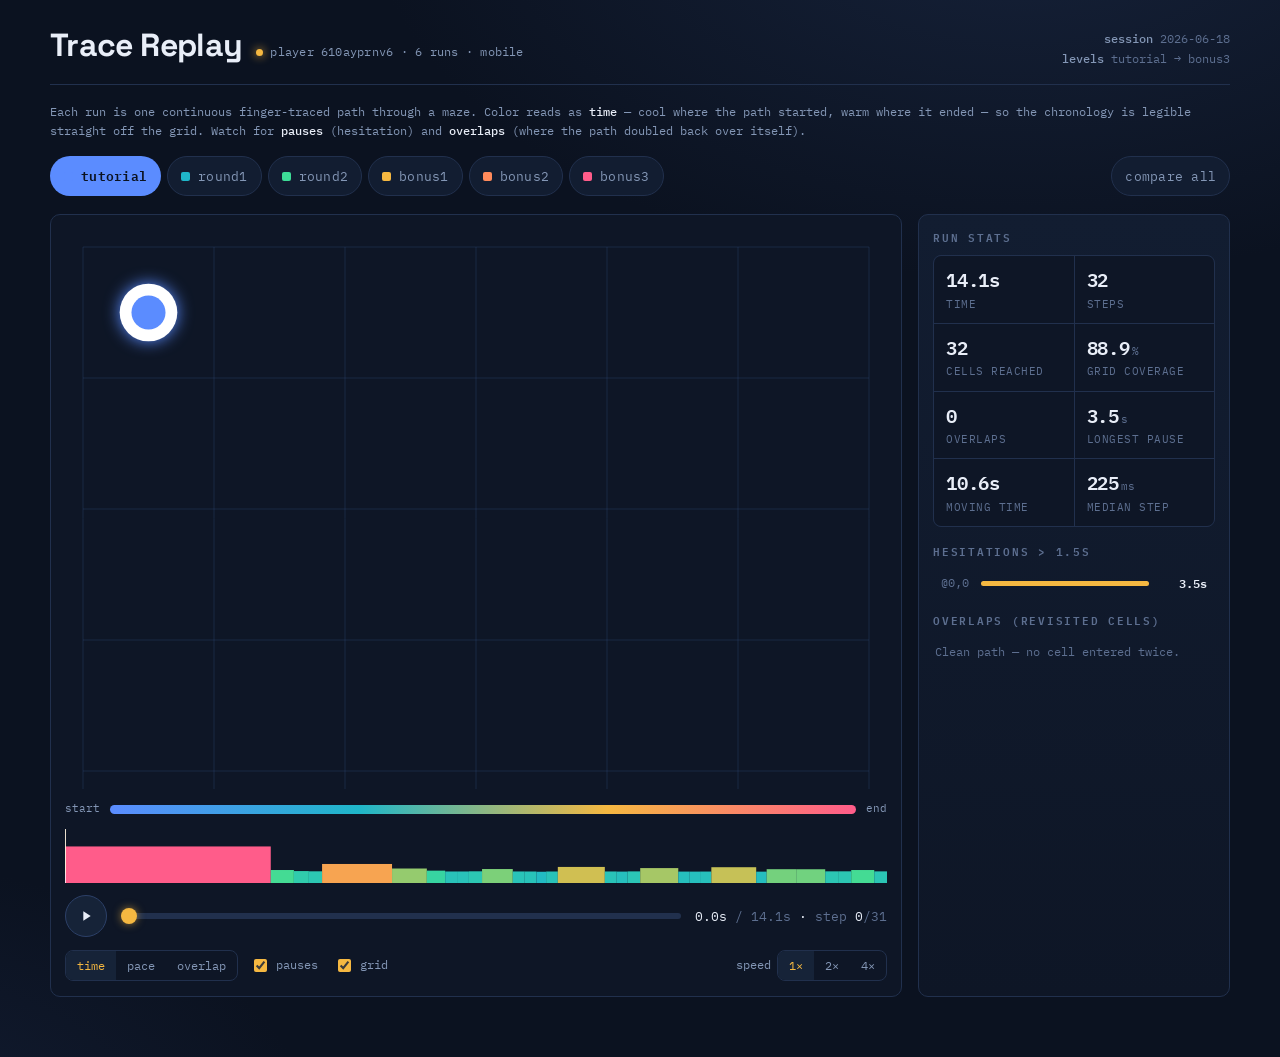
<file: analysis/experiment/trace_explorer.html>
<!DOCTYPE html>
<html lang="en">
<head>
<meta charset="utf-8"/>
<meta name="viewport" content="width=device-width, initial-scale=1"/>
<title>Trace Replay</title>
<link rel="preconnect" href="https://fonts.googleapis.com">
<link rel="preconnect" href="https://fonts.gstatic.com" crossorigin>
<link href="https://fonts.googleapis.com/css2?family=Space+Grotesk:wght@400;500;600;700&family=IBM+Plex+Mono:wght@400;500;600&display=swap" rel="stylesheet">
<style>
:root{
  --ink:#0b1220; --ink2:#0e1626; --panel:#121d31; --panel2:#162338;
  --line:#21304d; --line2:#2c4068;
  --text:#e9eef8; --muted:#8497b6; --faint:#5d6f90;
  --amber:#f5b841; --hot:#ff5c8a; --cool:#5b8cff;
  --c0:#5b8cff; --c1:#1fb6c9; --c2:#3ddc97; --c3:#f5b841; --c4:#ff8a5b; --c5:#ff5c8a;
  --mono:'IBM Plex Mono',ui-monospace,SFMono-Regular,Menlo,monospace;
  --disp:'Space Grotesk',system-ui,-apple-system,Segoe UI,sans-serif;
  --r:10px;
}
*{box-sizing:border-box}
html,body{margin:0}
body{
  background:
    radial-gradient(1200px 700px at 80% -10%, #16223a 0%, transparent 55%),
    radial-gradient(900px 600px at -10% 110%, #131d33 0%, transparent 50%),
    var(--ink);
  color:var(--text); font-family:var(--disp);
  -webkit-font-smoothing:antialiased; line-height:1.45;
  padding:22px clamp(14px,3vw,34px) 60px;
}
.wrap{max-width:1180px;margin:0 auto}
header.top{display:flex;align-items:flex-end;justify-content:space-between;gap:18px;flex-wrap:wrap;
  border-bottom:1px solid var(--line);padding-bottom:16px;margin-bottom:18px}
.brand{display:flex;align-items:baseline;gap:14px;flex-wrap:wrap}
.brand h1{font-size:clamp(22px,3.4vw,32px);font-weight:700;letter-spacing:-.02em;margin:0}
.brand .sub{font-family:var(--mono);font-size:12px;color:var(--muted);letter-spacing:.02em}
.dot{display:inline-block;width:7px;height:7px;border-radius:50%;background:var(--amber);
  box-shadow:0 0 10px var(--amber);margin-right:7px;vertical-align:middle}
.meta{font-family:var(--mono);font-size:11.5px;color:var(--faint);text-align:right;line-height:1.7}
.meta b{color:var(--muted);font-weight:500}

/* run selector */
.tabs{display:flex;gap:6px;flex-wrap:wrap;margin-bottom:18px}
.tab{font-family:var(--mono);font-size:12.5px;letter-spacing:.02em;color:var(--muted);
  background:var(--panel);border:1px solid var(--line);padding:8px 13px;border-radius:999px;
  cursor:pointer;transition:.15s;display:flex;align-items:center;gap:8px}
.tab:hover{border-color:var(--line2);color:var(--text)}
.tab .sw{width:9px;height:9px;border-radius:2px}
.tab.active{color:var(--ink);font-weight:600;border-color:transparent}
.tab.sep{margin-left:auto}
.tab.cmp.active{background:var(--text);color:var(--ink)}

/* layout */
.stage{display:grid;grid-template-columns:1fr 312px;gap:16px}
@media(max-width:840px){.stage{grid-template-columns:1fr}}
.card{background:linear-gradient(180deg,var(--panel),var(--ink2));border:1px solid var(--line);
  border-radius:var(--r);padding:14px}
.card h3{margin:0 0 10px;font-size:11px;font-weight:600;letter-spacing:.16em;text-transform:uppercase;
  color:var(--faint);font-family:var(--mono)}

/* canvas + transport */
.canvas-wrap{position:relative;background:var(--ink2);border:1px solid var(--line);border-radius:var(--r);
  padding:14px}
#grid{width:100%;display:block;border-radius:6px;touch-action:none}
.legend{display:flex;align-items:center;gap:10px;margin-top:12px;font-family:var(--mono);
  font-size:11px;color:var(--muted);flex-wrap:wrap}
.ramp{height:9px;flex:1;min-width:120px;border-radius:5px;
  background:linear-gradient(90deg,var(--c0),var(--c1),var(--c3),var(--c5))}
.ramp.speed{background:linear-gradient(90deg,#1fb6c9,#3ddc97,#f5b841,#ff5c8a)}

#pace{width:100%;height:54px;display:block;margin-top:12px;cursor:pointer;touch-action:none}

.transport{display:flex;align-items:center;gap:12px;margin-top:12px}
.play{width:42px;height:42px;flex:0 0 42px;border-radius:50%;border:1px solid var(--line2);
  background:var(--panel2);color:var(--text);cursor:pointer;display:grid;place-items:center;transition:.15s}
.play:hover{border-color:var(--amber);color:var(--amber)}
.play svg{width:16px;height:16px}
#scrub{flex:1;-webkit-appearance:none;appearance:none;height:6px;border-radius:4px;
  background:var(--line);outline:none;cursor:pointer}
#scrub::-webkit-slider-thumb{-webkit-appearance:none;width:16px;height:16px;border-radius:50%;
  background:var(--amber);box-shadow:0 0 8px rgba(245,184,65,.6);cursor:pointer}
#scrub::-moz-range-thumb{width:16px;height:16px;border:none;border-radius:50%;background:var(--amber);cursor:pointer}
.readout{font-family:var(--mono);font-size:12.5px;color:var(--text);min-width:118px;text-align:right;
  white-space:nowrap}
.readout .s{color:var(--faint)}

.controls{display:flex;gap:8px;flex-wrap:wrap;margin-top:12px;align-items:center}
.seg{display:flex;background:var(--ink2);border:1px solid var(--line);border-radius:8px;overflow:hidden}
.seg button{font-family:var(--mono);font-size:11.5px;color:var(--muted);background:none;border:none;
  padding:7px 11px;cursor:pointer;transition:.12s}
.seg button:hover{color:var(--text)}
.seg button.on{background:var(--panel2);color:var(--amber)}
.chk{font-family:var(--mono);font-size:11.5px;color:var(--muted);display:inline-flex;align-items:center;
  gap:6px;cursor:pointer;user-select:none;padding:7px 4px}
.chk input{accent-color:var(--amber);cursor:pointer}
.spd{margin-left:auto;font-family:var(--mono);font-size:11.5px;color:var(--muted);display:flex;align-items:center;gap:6px}

/* stats */
.stat-grid{display:grid;grid-template-columns:1fr 1fr;gap:1px;background:var(--line);
  border:1px solid var(--line);border-radius:8px;overflow:hidden}
.stat{background:var(--ink2);padding:11px 12px}
.stat .v{font-family:var(--mono);font-size:19px;font-weight:600;color:var(--text);letter-spacing:-.01em}
.stat .v .u{font-size:11px;color:var(--faint);font-weight:400;margin-left:2px}
.stat .k{font-size:10.5px;color:var(--faint);font-family:var(--mono);letter-spacing:.05em;margin-top:2px;
  text-transform:uppercase}
.stat.hot .v{color:var(--hot)}

.list{margin-top:14px}
.list .row{display:flex;align-items:center;justify-content:space-between;gap:8px;font-family:var(--mono);
  font-size:11.5px;padding:6px 8px;border-radius:6px;color:var(--muted);cursor:pointer;transition:.12s}
.list .row:hover{background:var(--panel2);color:var(--text)}
.list .row .loc{color:var(--faint)}
.list .row .bar{flex:1;height:5px;border-radius:3px;background:var(--line);position:relative;margin:0 4px}
.list .row .bar i{position:absolute;left:0;top:0;bottom:0;border-radius:3px;background:var(--amber)}
.list .row b{color:var(--text);font-weight:600;min-width:46px;text-align:right}
.empty{font-family:var(--mono);font-size:11.5px;color:var(--faint);padding:6px 2px}

/* compare */
#compareView{display:none}
#cmp{width:100%;display:block}
.cmp-legend{display:flex;flex-wrap:wrap;gap:8px;margin-top:12px}
.cmp-legend .li{font-family:var(--mono);font-size:11.5px;display:flex;align-items:center;gap:7px;
  padding:5px 10px;border:1px solid var(--line);border-radius:999px;cursor:pointer;color:var(--muted);transition:.12s}
.cmp-legend .li:hover{border-color:var(--line2)}
.cmp-legend .li .sw{width:18px;height:3px;border-radius:2px}
.cmp-legend .li.off{opacity:.38}
.cmp-table{width:100%;border-collapse:collapse;margin-top:16px;font-family:var(--mono);font-size:12px}
.cmp-table th{text-align:right;color:var(--faint);font-weight:500;font-size:10.5px;letter-spacing:.06em;
  text-transform:uppercase;padding:8px 10px;border-bottom:1px solid var(--line)}
.cmp-table th:first-child{text-align:left}
.cmp-table td{text-align:right;padding:9px 10px;border-bottom:1px solid var(--line);color:var(--muted)}
.cmp-table td:first-child{text-align:left;color:var(--text)}
.cmp-table td .sw{display:inline-block;width:9px;height:9px;border-radius:2px;margin-right:8px;vertical-align:middle}
.cmp-table tr:hover td{background:var(--panel2)}
.hint{font-family:var(--mono);font-size:11px;color:var(--faint);margin-top:10px}
.note{font-family:var(--mono);font-size:11.5px;color:var(--muted);margin:2px 0 16px;line-height:1.6}
.note b{color:var(--text);font-weight:500}
</style>
</head>
<body>
<div class="wrap">
  <header class="top">
    <div class="brand">
      <h1>Trace Replay</h1>
      <span class="sub" id="brandSub"></span>
    </div>
    <div class="meta" id="meta"></div>
  </header>

  <p class="note">Each run is one continuous finger-traced path through a maze. Color reads as <b>time</b> — cool where the path started, warm where it ended — so the chronology is legible straight off the grid. Watch for <b>pauses</b> (hesitation) and <b>overlaps</b> (where the path doubled back over itself).</p>

  <div class="tabs" id="tabs"></div>

  <!-- REPLAY VIEW -->
  <div class="stage" id="replayView">
    <div>
      <div class="canvas-wrap">
        <canvas id="grid"></canvas>
        <div class="legend">
          <span id="rampLabel">start</span>
          <span class="ramp" id="ramp"></span>
          <span>end</span>
        </div>
        <canvas id="pace"></canvas>
        <div class="transport">
          <button class="play" id="play" aria-label="Play"></button>
          <input type="range" id="scrub" min="0" max="1000" value="0"/>
          <span class="readout" id="readout"></span>
        </div>
        <div class="controls">
          <div class="seg" id="modeSeg">
            <button data-m="time" class="on">time</button>
            <button data-m="speed">pace</button>
            <button data-m="overlap">overlap</button>
          </div>
          <label class="chk"><input type="checkbox" id="cbPause" checked/> pauses</label>
          <label class="chk"><input type="checkbox" id="cbGrid" checked/> grid</label>
          <span class="spd">speed
            <div class="seg" id="spdSeg">
              <button data-s="1" class="on">1×</button>
              <button data-s="2">2×</button>
              <button data-s="4">4×</button>
            </div>
          </span>
        </div>
      </div>
    </div>

    <div class="card" id="statsCard">
      <h3>Run stats</h3>
      <div class="stat-grid" id="statGrid"></div>
      <div class="list" id="pauseList"></div>
      <div class="list" id="overlapList"></div>
    </div>
  </div>

  <!-- COMPARE VIEW -->
  <div id="compareView">
    <div class="card">
      <h3>Progress over time — all runs</h3>
      <canvas id="cmp"></canvas>
      <div class="cmp-legend" id="cmpLegend"></div>
      <p class="hint">Each line shows steps completed against elapsed time. Flat stretches are pauses; steeper slopes are faster stretches. Rings mark hesitations over 1.5&nbsp;s. Click a label to toggle a run. Hover for a readout.</p>
      <table class="cmp-table" id="cmpTable"></table>
    </div>
  </div>
</div>

<script>
const DATA = {"player":"610ayprnv6","runs":[{"level":"tutorial","id":"1206","platform":"mobile","created_at":"2026-06-18 16:48:19.619183+00","W":6,"H":6,"pts":[{"x":0,"y":0,"t":0},{"x":1,"y":0,"t":3541},{"x":2,"y":0,"t":3939},{"x":3,"y":0,"t":4197},{"x":4,"y":0,"t":4424},{"x":5,"y":0,"t":5628},{"x":5,"y":1,"t":6227},{"x":5,"y":2,"t":6543},{"x":5,"y":3,"t":6747},{"x":5,"y":4,"t":6951},{"x":5,"y":5,"t":7177},{"x":4,"y":5,"t":7706},{"x":3,"y":5,"t":7912},{"x":2,"y":5,"t":8113},{"x":1,"y":5,"t":8280},{"x":0,"y":5,"t":8481},{"x":0,"y":4,"t":9290},{"x":0,"y":3,"t":9495},{"x":0,"y":2,"t":9683},{"x":0,"y":1,"t":9899},{"x":1,"y":1,"t":10554},{"x":2,"y":1,"t":10743},{"x":3,"y":1,"t":10929},{"x":4,"y":1,"t":11123},{"x":4,"y":2,"t":11895},{"x":4,"y":3,"t":12075},{"x":4,"y":4,"t":12583},{"x":3,"y":4,"t":13083},{"x":2,"y":4,"t":13305},{"x":1,"y":4,"t":13530},{"x":1,"y":3,"t":13927},{"x":1,"y":2,"t":14146}],"totalMs":14146,"steps":32,"unique":32,"revisits":0,"revisitedCells":[],"coverage":88.9,"longestPause":3541,"pauses":[{"step":1,"dt":3541,"x":0,"y":0,"t":0}],"movingMs":10605,"medianStep":225,"start":{"x":0,"y":0},"end":{"x":1,"y":2},"visitCount":{"0,0":1,"1,0":1,"2,0":1,"3,0":1,"4,0":1,"5,0":1,"5,1":1,"5,2":1,"5,3":1,"5,4":1,"5,5":1,"4,5":1,"3,5":1,"2,5":1,"1,5":1,"0,5":1,"0,4":1,"0,3":1,"0,2":1,"0,1":1,"1,1":1,"2,1":1,"3,1":1,"4,1":1,"4,2":1,"4,3":1,"4,4":1,"3,4":1,"2,4":1,"1,4":1,"1,3":1,"1,2":1}},{"level":"round1","id":"1220","platform":"mobile","created_at":"2026-06-18 16:49:08.12173+00","W":6,"H":6,"pts":[{"x":0,"y":0,"t":0},{"x":0,"y":1,"t":9063},{"x":1,"y":1,"t":9512},{"x":1,"y":0,"t":10046},{"x":2,"y":0,"t":28289},{"x":3,"y":0,"t":28532},{"x":4,"y":0,"t":28727},{"x":4,"y":1,"t":29324},{"x":4,"y":2,"t":31528},{"x":5,"y":2,"t":31994},{"x":5,"y":3,"t":32727},{"x":4,"y":3,"t":33166},{"x":4,"y":4,"t":33718},{"x":4,"y":5,"t":35284},{"x":3,"y":5,"t":37126},{"x":3,"y":4,"t":38465},{"x":2,"y":4,"t":38992},{"x":2,"y":5,"t":39383},{"x":1,"y":5,"t":39827},{"x":1,"y":4,"t":40551},{"x":1,"y":3,"t":40946},{"x":2,"y":3,"t":41858},{"x":2,"y":2,"t":43299},{"x":3,"y":2,"t":43711},{"x":2,"y":2,"t":44131},{"x":2,"y":1,"t":44350}],"totalMs":44350,"steps":26,"unique":25,"revisits":1,"revisitedCells":[{"x":2,"y":2,"n":2}],"coverage":69.4,"longestPause":18243,"pauses":[{"step":4,"dt":18243,"x":1,"y":0,"t":10046},{"step":1,"dt":9063,"x":0,"y":0,"t":0},{"step":8,"dt":2204,"x":4,"y":1,"t":29324},{"step":14,"dt":1842,"x":4,"y":5,"t":35284},{"step":13,"dt":1566,"x":4,"y":4,"t":33718}],"movingMs":11432,"medianStep":534,"start":{"x":0,"y":0},"end":{"x":2,"y":1},"visitCount":{"0,0":1,"0,1":1,"1,1":1,"1,0":1,"2,0":1,"3,0":1,"4,0":1,"4,1":1,"4,2":1,"5,2":1,"5,3":1,"4,3":1,"4,4":1,"4,5":1,"3,5":1,"3,4":1,"2,4":1,"2,5":1,"1,5":1,"1,4":1,"1,3":1,"2,3":1,"2,2":2,"3,2":1,"2,1":1}},{"level":"round2","id":"1260","platform":"mobile","created_at":"2026-06-18 16:50:19.412005+00","W":8,"H":8,"pts":[{"x":0,"y":0,"t":0},{"x":1,"y":0,"t":1778},{"x":2,"y":0,"t":1974},{"x":3,"y":0,"t":2218},{"x":4,"y":0,"t":3909},{"x":5,"y":0,"t":20424},{"x":6,"y":0,"t":20890},{"x":6,"y":1,"t":22431},{"x":5,"y":1,"t":23631},{"x":4,"y":1,"t":24531},{"x":4,"y":2,"t":25874},{"x":4,"y":3,"t":29300},{"x":5,"y":3,"t":32390},{"x":5,"y":2,"t":33210},{"x":6,"y":2,"t":35850},{"x":7,"y":2,"t":36387},{"x":7,"y":3,"t":38002},{"x":6,"y":3,"t":39372},{"x":6,"y":4,"t":40119},{"x":7,"y":4,"t":40409},{"x":7,"y":5,"t":40914},{"x":7,"y":6,"t":41227},{"x":7,"y":7,"t":41641},{"x":6,"y":7,"t":42106},{"x":6,"y":6,"t":42452},{"x":6,"y":5,"t":42869},{"x":5,"y":5,"t":43378},{"x":5,"y":4,"t":43752},{"x":4,"y":4,"t":44644},{"x":3,"y":4,"t":45035},{"x":3,"y":3,"t":45555},{"x":3,"y":2,"t":46042},{"x":2,"y":2,"t":46544},{"x":2,"y":3,"t":46953},{"x":1,"y":3,"t":47673},{"x":0,"y":3,"t":53378},{"x":0,"y":4,"t":54430},{"x":1,"y":4,"t":56142},{"x":1,"y":5,"t":57039},{"x":0,"y":5,"t":57722},{"x":0,"y":6,"t":58691},{"x":0,"y":7,"t":62506},{"x":1,"y":7,"t":63262},{"x":1,"y":6,"t":63631},{"x":2,"y":6,"t":64392},{"x":2,"y":7,"t":64788},{"x":3,"y":7,"t":65251},{"x":3,"y":6,"t":65659},{"x":4,"y":6,"t":66056}],"totalMs":66056,"steps":49,"unique":49,"revisits":0,"revisitedCells":[],"coverage":76.6,"longestPause":16515,"pauses":[{"step":5,"dt":16515,"x":4,"y":0,"t":3909},{"step":35,"dt":5705,"x":1,"y":3,"t":47673},{"step":41,"dt":3815,"x":0,"y":6,"t":58691},{"step":11,"dt":3426,"x":4,"y":2,"t":25874},{"step":12,"dt":3090,"x":4,"y":3,"t":29300},{"step":14,"dt":2640,"x":5,"y":2,"t":33210},{"step":1,"dt":1778,"x":0,"y":0,"t":0},{"step":37,"dt":1712,"x":0,"y":4,"t":54430},{"step":4,"dt":1691,"x":3,"y":0,"t":2218},{"step":16,"dt":1615,"x":7,"y":2,"t":36387},{"step":7,"dt":1541,"x":6,"y":0,"t":20890}],"movingMs":22528,"medianStep":720,"start":{"x":0,"y":0},"end":{"x":4,"y":6},"visitCount":{"0,0":1,"1,0":1,"2,0":1,"3,0":1,"4,0":1,"5,0":1,"6,0":1,"6,1":1,"5,1":1,"4,1":1,"4,2":1,"4,3":1,"5,3":1,"5,2":1,"6,2":1,"7,2":1,"7,3":1,"6,3":1,"6,4":1,"7,4":1,"7,5":1,"7,6":1,"7,7":1,"6,7":1,"6,6":1,"6,5":1,"5,5":1,"5,4":1,"4,4":1,"3,4":1,"3,3":1,"3,2":1,"2,2":1,"2,3":1,"1,3":1,"0,3":1,"0,4":1,"1,4":1,"1,5":1,"0,5":1,"0,6":1,"0,7":1,"1,7":1,"1,6":1,"2,6":1,"2,7":1,"3,7":1,"3,6":1,"4,6":1}},{"level":"bonus1","id":"1365","platform":"mobile","created_at":"2026-06-18 16:52:47.732061+00","W":10,"H":10,"pts":[{"x":0,"y":0,"t":0},{"x":1,"y":0,"t":14336},{"x":2,"y":0,"t":14898},{"x":3,"y":0,"t":15521},{"x":3,"y":1,"t":16250},{"x":2,"y":1,"t":16758},{"x":1,"y":1,"t":17066},{"x":1,"y":2,"t":17898},{"x":0,"y":2,"t":18490},{"x":0,"y":3,"t":20306},{"x":0,"y":4,"t":20499},{"x":0,"y":5,"t":20676},{"x":0,"y":6,"t":20880},{"x":0,"y":7,"t":21071},{"x":0,"y":8,"t":21763},{"x":0,"y":9,"t":22250},{"x":1,"y":9,"t":23106},{"x":1,"y":8,"t":23635},{"x":1,"y":7,"t":23948},{"x":1,"y":6,"t":24332},{"x":2,"y":6,"t":24883},{"x":3,"y":6,"t":26230},{"x":3,"y":7,"t":28418},{"x":2,"y":7,"t":28897},{"x":2,"y":8,"t":29634},{"x":2,"y":9,"t":33069},{"x":3,"y":9,"t":35974},{"x":3,"y":8,"t":36341},{"x":3,"y":9,"t":36774},{"x":4,"y":9,"t":37016},{"x":5,"y":9,"t":37174},{"x":6,"y":9,"t":37361},{"x":6,"y":8,"t":37824},{"x":5,"y":8,"t":44796},{"x":5,"y":7,"t":45495},{"x":4,"y":7,"t":45939},{"x":4,"y":6,"t":46664},{"x":4,"y":5,"t":48145},{"x":3,"y":5,"t":48807},{"x":3,"y":4,"t":49249},{"x":2,"y":4,"t":49761},{"x":1,"y":4,"t":50091},{"x":1,"y":3,"t":50454},{"x":2,"y":3,"t":50870},{"x":3,"y":3,"t":51403},{"x":4,"y":3,"t":52055},{"x":4,"y":2,"t":53606},{"x":5,"y":2,"t":55374},{"x":5,"y":1,"t":55710},{"x":5,"y":0,"t":56440},{"x":4,"y":0,"t":56789},{"x":5,"y":0,"t":57164},{"x":6,"y":0,"t":57459},{"x":7,"y":0,"t":57844},{"x":8,"y":0,"t":58052},{"x":9,"y":0,"t":58255},{"x":9,"y":1,"t":58882},{"x":8,"y":1,"t":62985},{"x":7,"y":1,"t":63261},{"x":7,"y":2,"t":64843},{"x":8,"y":2,"t":65425},{"x":9,"y":2,"t":65986},{"x":9,"y":3,"t":66832},{"x":9,"y":4,"t":67594},{"x":8,"y":4,"t":67928},{"x":7,"y":4,"t":68165},{"x":6,"y":4,"t":68739},{"x":6,"y":3,"t":69299},{"x":6,"y":2,"t":69547},{"x":5,"y":2,"t":69962},{"x":5,"y":3,"t":70326},{"x":5,"y":4,"t":70915},{"x":5,"y":5,"t":71350},{"x":5,"y":6,"t":71783},{"x":6,"y":6,"t":72236},{"x":6,"y":7,"t":72641},{"x":7,"y":7,"t":73385},{"x":8,"y":7,"t":73624},{"x":8,"y":6,"t":74151},{"x":8,"y":5,"t":74790},{"x":7,"y":5,"t":75150},{"x":8,"y":5,"t":75448},{"x":9,"y":5,"t":75793},{"x":9,"y":6,"t":76229},{"x":9,"y":7,"t":76417},{"x":9,"y":8,"t":76622},{"x":8,"y":8,"t":76979},{"x":8,"y":9,"t":77293}],"totalMs":77293,"steps":88,"unique":84,"revisits":4,"revisitedCells":[{"x":3,"y":9,"n":2},{"x":5,"y":2,"n":2},{"x":5,"y":0,"n":2},{"x":8,"y":5,"n":2}],"coverage":84.0,"longestPause":14336,"pauses":[{"step":1,"dt":14336,"x":0,"y":0,"t":0},{"step":33,"dt":6972,"x":6,"y":8,"t":37824},{"step":57,"dt":4103,"x":9,"y":1,"t":58882},{"step":25,"dt":3435,"x":2,"y":8,"t":29634},{"step":26,"dt":2905,"x":2,"y":9,"t":33069},{"step":22,"dt":2188,"x":3,"y":6,"t":26230},{"step":9,"dt":1816,"x":0,"y":2,"t":18490},{"step":47,"dt":1768,"x":4,"y":2,"t":53606},{"step":59,"dt":1582,"x":7,"y":1,"t":63261},{"step":46,"dt":1551,"x":4,"y":3,"t":52055}],"movingMs":36637,"medianStep":463,"start":{"x":0,"y":0},"end":{"x":8,"y":9},"visitCount":{"0,0":1,"1,0":1,"2,0":1,"3,0":1,"3,1":1,"2,1":1,"1,1":1,"1,2":1,"0,2":1,"0,3":1,"0,4":1,"0,5":1,"0,6":1,"0,7":1,"0,8":1,"0,9":1,"1,9":1,"1,8":1,"1,7":1,"1,6":1,"2,6":1,"3,6":1,"3,7":1,"2,7":1,"2,8":1,"2,9":1,"3,9":2,"3,8":1,"4,9":1,"5,9":1,"6,9":1,"6,8":1,"5,8":1,"5,7":1,"4,7":1,"4,6":1,"4,5":1,"3,5":1,"3,4":1,"2,4":1,"1,4":1,"1,3":1,"2,3":1,"3,3":1,"4,3":1,"4,2":1,"5,2":2,"5,1":1,"5,0":2,"4,0":1,"6,0":1,"7,0":1,"8,0":1,"9,0":1,"9,1":1,"8,1":1,"7,1":1,"7,2":1,"8,2":1,"9,2":1,"9,3":1,"9,4":1,"8,4":1,"7,4":1,"6,4":1,"6,3":1,"6,2":1,"5,3":1,"5,4":1,"5,5":1,"5,6":1,"6,6":1,"6,7":1,"7,7":1,"8,7":1,"8,6":1,"8,5":2,"7,5":1,"9,5":1,"9,6":1,"9,7":1,"9,8":1,"8,8":1,"8,9":1}},{"level":"bonus2","id":"1419","platform":"mobile","created_at":"2026-06-18 16:54:23.259108+00","W":12,"H":12,"pts":[{"x":0,"y":0,"t":0},{"x":1,"y":0,"t":2332},{"x":1,"y":1,"t":2712},{"x":0,"y":1,"t":3057},{"x":0,"y":2,"t":3547},{"x":1,"y":2,"t":4138},{"x":2,"y":2,"t":4357},{"x":2,"y":3,"t":4812},{"x":1,"y":3,"t":5225},{"x":0,"y":3,"t":5715},{"x":0,"y":4,"t":9793},{"x":1,"y":4,"t":15053},{"x":2,"y":4,"t":15294},{"x":3,"y":4,"t":15554},{"x":4,"y":4,"t":15966},{"x":4,"y":3,"t":16541},{"x":5,"y":3,"t":21068},{"x":6,"y":3,"t":23759},{"x":6,"y":2,"t":24349},{"x":7,"y":2,"t":26491},{"x":7,"y":3,"t":27093},{"x":7,"y":4,"t":29329},{"x":6,"y":4,"t":29960},{"x":5,"y":4,"t":30910},{"x":5,"y":5,"t":32265},{"x":5,"y":6,"t":34751},{"x":5,"y":7,"t":36026},{"x":4,"y":7,"t":37422},{"x":4,"y":6,"t":38174},{"x":4,"y":5,"t":38594},{"x":3,"y":5,"t":39036},{"x":3,"y":6,"t":39374},{"x":2,"y":6,"t":39738},{"x":2,"y":5,"t":40070},{"x":1,"y":5,"t":40686},{"x":0,"y":5,"t":41784},{"x":0,"y":6,"t":42531},{"x":1,"y":6,"t":42894},{"x":1,"y":7,"t":43613},{"x":0,"y":7,"t":44373},{"x":0,"y":8,"t":44726},{"x":0,"y":9,"t":44928},{"x":0,"y":10,"t":45107},{"x":0,"y":11,"t":45284},{"x":1,"y":11,"t":45724},{"x":2,"y":11,"t":46135},{"x":3,"y":11,"t":47837},{"x":3,"y":10,"t":48169},{"x":2,"y":10,"t":48516},{"x":2,"y":9,"t":48948},{"x":3,"y":9,"t":49386},{"x":3,"y":8,"t":49885},{"x":4,"y":8,"t":50326},{"x":4,"y":9,"t":50922},{"x":5,"y":9,"t":51427},{"x":5,"y":8,"t":52852},{"x":6,"y":8,"t":53677},{"x":6,"y":9,"t":54901},{"x":6,"y":10,"t":55111},{"x":6,"y":11,"t":55671},{"x":7,"y":11,"t":56198},{"x":8,"y":11,"t":56485},{"x":9,"y":11,"t":56696},{"x":10,"y":11,"t":56853},{"x":11,"y":11,"t":57040},{"x":11,"y":10,"t":57497},{"x":11,"y":9,"t":59262},{"x":11,"y":8,"t":59433},{"x":11,"y":7,"t":59636},{"x":11,"y":6,"t":59825},{"x":11,"y":5,"t":60007},{"x":10,"y":5,"t":62161},{"x":9,"y":5,"t":62617},{"x":9,"y":6,"t":63210},{"x":10,"y":6,"t":63572},{"x":10,"y":7,"t":65016},{"x":10,"y":8,"t":68410},{"x":10,"y":9,"t":68788},{"x":10,"y":10,"t":69157},{"x":9,"y":10,"t":70732},{"x":8,"y":10,"t":71108},{"x":7,"y":10,"t":71492},{"x":7,"y":9,"t":71885},{"x":8,"y":9,"t":72283},{"x":9,"y":9,"t":72781},{"x":9,"y":8,"t":73901},{"x":9,"y":7,"t":74263},{"x":8,"y":7,"t":75789},{"x":8,"y":8,"t":76071},{"x":7,"y":8,"t":76434},{"x":7,"y":7,"t":76885},{"x":6,"y":7,"t":77312},{"x":6,"y":6,"t":77927},{"x":6,"y":5,"t":78883},{"x":7,"y":5,"t":79595},{"x":7,"y":6,"t":79956},{"x":8,"y":6,"t":80272},{"x":8,"y":5,"t":80762},{"x":8,"y":4,"t":80973},{"x":8,"y":3,"t":81403},{"x":8,"y":2,"t":82255},{"x":9,"y":2,"t":83152},{"x":10,"y":2,"t":83540},{"x":10,"y":3,"t":84082},{"x":11,"y":3,"t":84577},{"x":11,"y":2,"t":85329},{"x":11,"y":1,"t":86683},{"x":11,"y":0,"t":86859},{"x":10,"y":0,"t":87390},{"x":10,"y":1,"t":87843},{"x":9,"y":1,"t":88264},{"x":9,"y":0,"t":88593},{"x":8,"y":0,"t":89035},{"x":8,"y":1,"t":89879},{"x":7,"y":1,"t":90219},{"x":7,"y":0,"t":90536},{"x":6,"y":0,"t":91229},{"x":5,"y":0,"t":91430},{"x":5,"y":1,"t":91933},{"x":4,"y":1,"t":92237},{"x":3,"y":1,"t":92440}],"totalMs":92440,"steps":121,"unique":121,"revisits":0,"revisitedCells":[],"coverage":84.0,"longestPause":5260,"pauses":[{"step":11,"dt":5260,"x":0,"y":4,"t":9793},{"step":16,"dt":4527,"x":4,"y":3,"t":16541},{"step":10,"dt":4078,"x":0,"y":3,"t":5715},{"step":76,"dt":3394,"x":10,"y":7,"t":65016},{"step":17,"dt":2691,"x":5,"y":3,"t":21068},{"step":25,"dt":2486,"x":5,"y":5,"t":32265},{"step":1,"dt":2332,"x":0,"y":0,"t":0},{"step":21,"dt":2236,"x":7,"y":3,"t":27093},{"step":71,"dt":2154,"x":11,"y":5,"t":60007},{"step":19,"dt":2142,"x":6,"y":2,"t":24349},{"step":66,"dt":1765,"x":11,"y":10,"t":57497},{"step":46,"dt":1702,"x":2,"y":11,"t":46135},{"step":79,"dt":1575,"x":10,"y":10,"t":69157},{"step":87,"dt":1526,"x":9,"y":7,"t":74263}],"movingMs":54572,"medianStep":455,"start":{"x":0,"y":0},"end":{"x":3,"y":1},"visitCount":{"0,0":1,"1,0":1,"1,1":1,"0,1":1,"0,2":1,"1,2":1,"2,2":1,"2,3":1,"1,3":1,"0,3":1,"0,4":1,"1,4":1,"2,4":1,"3,4":1,"4,4":1,"4,3":1,"5,3":1,"6,3":1,"6,2":1,"7,2":1,"7,3":1,"7,4":1,"6,4":1,"5,4":1,"5,5":1,"5,6":1,"5,7":1,"4,7":1,"4,6":1,"4,5":1,"3,5":1,"3,6":1,"2,6":1,"2,5":1,"1,5":1,"0,5":1,"0,6":1,"1,6":1,"1,7":1,"0,7":1,"0,8":1,"0,9":1,"0,10":1,"0,11":1,"1,11":1,"2,11":1,"3,11":1,"3,10":1,"2,10":1,"2,9":1,"3,9":1,"3,8":1,"4,8":1,"4,9":1,"5,9":1,"5,8":1,"6,8":1,"6,9":1,"6,10":1,"6,11":1,"7,11":1,"8,11":1,"9,11":1,"10,11":1,"11,11":1,"11,10":1,"11,9":1,"11,8":1,"11,7":1,"11,6":1,"11,5":1,"10,5":1,"9,5":1,"9,6":1,"10,6":1,"10,7":1,"10,8":1,"10,9":1,"10,10":1,"9,10":1,"8,10":1,"7,10":1,"7,9":1,"8,9":1,"9,9":1,"9,8":1,"9,7":1,"8,7":1,"8,8":1,"7,8":1,"7,7":1,"6,7":1,"6,6":1,"6,5":1,"7,5":1,"7,6":1,"8,6":1,"8,5":1,"8,4":1,"8,3":1,"8,2":1,"9,2":1,"10,2":1,"10,3":1,"11,3":1,"11,2":1,"11,1":1,"11,0":1,"10,0":1,"10,1":1,"9,1":1,"9,0":1,"8,0":1,"8,1":1,"7,1":1,"7,0":1,"6,0":1,"5,0":1,"5,1":1,"4,1":1,"3,1":1}},{"level":"bonus3","id":"1495","platform":"mobile","created_at":"2026-06-18 16:56:52.795855+00","W":14,"H":14,"pts":[{"x":0,"y":0,"t":0},{"x":1,"y":0,"t":8068},{"x":1,"y":1,"t":8332},{"x":2,"y":1,"t":8667},{"x":2,"y":0,"t":9046},{"x":3,"y":0,"t":9456},{"x":3,"y":1,"t":9868},{"x":4,"y":1,"t":10230},{"x":4,"y":0,"t":10612},{"x":5,"y":0,"t":11028},{"x":5,"y":1,"t":12931},{"x":6,"y":1,"t":13239},{"x":6,"y":0,"t":13547},{"x":7,"y":0,"t":14126},{"x":8,"y":0,"t":14618},{"x":9,"y":0,"t":15829},{"x":10,"y":0,"t":16966},{"x":11,"y":0,"t":17155},{"x":12,"y":0,"t":17326},{"x":12,"y":1,"t":18101},{"x":11,"y":1,"t":18423},{"x":10,"y":1,"t":18604},{"x":9,"y":1,"t":18799},{"x":9,"y":2,"t":19616},{"x":10,"y":2,"t":21814},{"x":11,"y":2,"t":21982},{"x":12,"y":2,"t":22185},{"x":12,"y":3,"t":23550},{"x":13,"y":3,"t":23918},{"x":13,"y":4,"t":24896},{"x":12,"y":4,"t":25166},{"x":11,"y":4,"t":26119},{"x":11,"y":3,"t":26439},{"x":10,"y":3,"t":26846},{"x":9,"y":3,"t":27065},{"x":8,"y":3,"t":27623},{"x":8,"y":2,"t":27963},{"x":7,"y":2,"t":28423},{"x":6,"y":2,"t":28628},{"x":6,"y":3,"t":33101},{"x":7,"y":3,"t":37267},{"x":7,"y":4,"t":38722},{"x":8,"y":4,"t":39087},{"x":9,"y":4,"t":39318},{"x":10,"y":4,"t":39808},{"x":10,"y":5,"t":41984},{"x":9,"y":5,"t":42375},{"x":8,"y":5,"t":44986},{"x":7,"y":5,"t":46179},{"x":7,"y":6,"t":47629},{"x":7,"y":7,"t":48316},{"x":6,"y":7,"t":48656},{"x":5,"y":7,"t":49447},{"x":5,"y":6,"t":49828},{"x":5,"y":5,"t":50871},{"x":6,"y":5,"t":51670},{"x":6,"y":4,"t":51987},{"x":5,"y":4,"t":52476},{"x":5,"y":3,"t":52915},{"x":4,"y":3,"t":53632},{"x":4,"y":2,"t":54894},{"x":3,"y":2,"t":55324},{"x":2,"y":2,"t":55533},{"x":1,"y":2,"t":55714},{"x":0,"y":2,"t":55893},{"x":0,"y":3,"t":57051},{"x":1,"y":3,"t":57304},{"x":2,"y":3,"t":57539},{"x":3,"y":3,"t":57707},{"x":3,"y":4,"t":58194},{"x":2,"y":4,"t":58672},{"x":1,"y":4,"t":58911},{"x":0,"y":4,"t":59126},{"x":0,"y":5,"t":59639},{"x":1,"y":5,"t":60058},{"x":2,"y":5,"t":60252},{"x":3,"y":5,"t":60430},{"x":4,"y":5,"t":61040},{"x":4,"y":6,"t":61430},{"x":3,"y":6,"t":65640},{"x":2,"y":6,"t":65867},{"x":1,"y":6,"t":66128},{"x":0,"y":6,"t":66563},{"x":0,"y":7,"t":67090},{"x":1,"y":7,"t":67448},{"x":1,"y":8,"t":67827},{"x":0,"y":8,"t":69611},{"x":0,"y":9,"t":71936},{"x":1,"y":9,"t":74446},{"x":2,"y":9,"t":75458},{"x":2,"y":8,"t":76293},{"x":3,"y":8,"t":76655},{"x":3,"y":7,"t":77033},{"x":4,"y":7,"t":77463},{"x":4,"y":8,"t":78343},{"x":5,"y":8,"t":78838},{"x":6,"y":8,"t":79320},{"x":7,"y":8,"t":79641},{"x":8,"y":8,"t":80226},{"x":8,"y":7,"t":80729},{"x":9,"y":7,"t":81107},{"x":9,"y":6,"t":81672},{"x":10,"y":6,"t":82068},{"x":11,"y":6,"t":82920},{"x":11,"y":5,"t":83329},{"x":12,"y":5,"t":84623},{"x":13,"y":5,"t":85128},{"x":13,"y":6,"t":85967},{"x":12,"y":6,"t":87020},{"x":12,"y":7,"t":89711},{"x":13,"y":7,"t":90084},{"x":12,"y":7,"t":90509},{"x":12,"y":8,"t":94760},{"x":12,"y":9,"t":95175},{"x":12,"y":10,"t":95651},{"x":13,"y":10,"t":96148},{"x":13,"y":11,"t":96633},{"x":12,"y":11,"t":97006},{"x":12,"y":12,"t":97463},{"x":13,"y":12,"t":98657},{"x":13,"y":13,"t":99093},{"x":12,"y":13,"t":99530},{"x":11,"y":13,"t":99857},{"x":10,"y":13,"t":100369},{"x":10,"y":12,"t":101226},{"x":11,"y":12,"t":101687},{"x":11,"y":11,"t":102056},{"x":10,"y":11,"t":103085},{"x":9,"y":11,"t":106330},{"x":9,"y":12,"t":107172},{"x":8,"y":12,"t":108228},{"x":8,"y":13,"t":108953},{"x":7,"y":13,"t":112860},{"x":7,"y":12,"t":113273},{"x":7,"y":11,"t":114570},{"x":8,"y":11,"t":115016},{"x":8,"y":10,"t":115431},{"x":9,"y":10,"t":116038},{"x":9,"y":9,"t":118499},{"x":10,"y":9,"t":118853},{"x":11,"y":9,"t":119141},{"x":11,"y":8,"t":119756},{"x":11,"y":7,"t":120363},{"x":10,"y":7,"t":121191},{"x":10,"y":8,"t":121491},{"x":9,"y":8,"t":121860},{"x":8,"y":8,"t":122289},{"x":8,"y":9,"t":122656},{"x":7,"y":9,"t":123102},{"x":6,"y":9,"t":124545},{"x":5,"y":9,"t":124753},{"x":4,"y":9,"t":124981},{"x":3,"y":9,"t":125173},{"x":3,"y":10,"t":126085},{"x":4,"y":10,"t":126647},{"x":5,"y":10,"t":127070},{"x":6,"y":10,"t":127926},{"x":7,"y":10,"t":128276},{"x":7,"y":11,"t":128690},{"x":6,"y":11,"t":129035},{"x":5,"y":11,"t":130016},{"x":5,"y":12,"t":130376},{"x":5,"y":13,"t":130643},{"x":6,"y":13,"t":131021},{"x":5,"y":13,"t":131456},{"x":4,"y":13,"t":131643},{"x":3,"y":13,"t":131891},{"x":3,"y":12,"t":133591},{"x":3,"y":11,"t":134072},{"x":4,"y":11,"t":134356},{"x":3,"y":11,"t":134732},{"x":2,"y":11,"t":136365},{"x":2,"y":12,"t":136827},{"x":2,"y":11,"t":137256},{"x":2,"y":10,"t":137755},{"x":1,"y":10,"t":140194},{"x":0,"y":10,"t":140676},{"x":0,"y":11,"t":141791},{"x":1,"y":11,"t":142107},{"x":0,"y":11,"t":142499},{"x":0,"y":12,"t":142861},{"x":0,"y":13,"t":143074},{"x":1,"y":13,"t":143441}],"totalMs":143441,"steps":183,"unique":176,"revisits":7,"revisitedCells":[{"x":8,"y":8,"n":2},{"x":12,"y":7,"n":2},{"x":7,"y":11,"n":2},{"x":5,"y":13,"n":2},{"x":3,"y":11,"n":2},{"x":2,"y":11,"n":2},{"x":0,"y":11,"n":2}],"coverage":89.8,"longestPause":8068,"pauses":[{"step":1,"dt":8068,"x":0,"y":0,"t":0},{"step":39,"dt":4473,"x":6,"y":2,"t":28628},{"step":112,"dt":4251,"x":12,"y":7,"t":90509},{"step":79,"dt":4210,"x":4,"y":6,"t":61430},{"step":40,"dt":4166,"x":6,"y":3,"t":33101},{"step":132,"dt":3907,"x":8,"y":13,"t":108953},{"step":128,"dt":3245,"x":10,"y":11,"t":103085},{"step":109,"dt":2691,"x":12,"y":6,"t":87020},{"step":47,"dt":2611,"x":9,"y":5,"t":42375},{"step":88,"dt":2510,"x":0,"y":9,"t":71936},{"step":138,"dt":2461,"x":9,"y":10,"t":116038},{"step":175,"dt":2439,"x":2,"y":10,"t":137755},{"step":87,"dt":2325,"x":0,"y":8,"t":69611},{"step":24,"dt":2198,"x":9,"y":2,"t":19616},{"step":45,"dt":2176,"x":10,"y":4,"t":39808},{"step":10,"dt":1903,"x":5,"y":0,"t":11028},{"step":86,"dt":1784,"x":1,"y":8,"t":67827},{"step":167,"dt":1700,"x":3,"y":13,"t":131891},{"step":171,"dt":1633,"x":3,"y":11,"t":134732}],"movingMs":84690,"medianStep":437,"start":{"x":0,"y":0},"end":{"x":1,"y":13},"visitCount":{"0,0":1,"1,0":1,"1,1":1,"2,1":1,"2,0":1,"3,0":1,"3,1":1,"4,1":1,"4,0":1,"5,0":1,"5,1":1,"6,1":1,"6,0":1,"7,0":1,"8,0":1,"9,0":1,"10,0":1,"11,0":1,"12,0":1,"12,1":1,"11,1":1,"10,1":1,"9,1":1,"9,2":1,"10,2":1,"11,2":1,"12,2":1,"12,3":1,"13,3":1,"13,4":1,"12,4":1,"11,4":1,"11,3":1,"10,3":1,"9,3":1,"8,3":1,"8,2":1,"7,2":1,"6,2":1,"6,3":1,"7,3":1,"7,4":1,"8,4":1,"9,4":1,"10,4":1,"10,5":1,"9,5":1,"8,5":1,"7,5":1,"7,6":1,"7,7":1,"6,7":1,"5,7":1,"5,6":1,"5,5":1,"6,5":1,"6,4":1,"5,4":1,"5,3":1,"4,3":1,"4,2":1,"3,2":1,"2,2":1,"1,2":1,"0,2":1,"0,3":1,"1,3":1,"2,3":1,"3,3":1,"3,4":1,"2,4":1,"1,4":1,"0,4":1,"0,5":1,"1,5":1,"2,5":1,"3,5":1,"4,5":1,"4,6":1,"3,6":1,"2,6":1,"1,6":1,"0,6":1,"0,7":1,"1,7":1,"1,8":1,"0,8":1,"0,9":1,"1,9":1,"2,9":1,"2,8":1,"3,8":1,"3,7":1,"4,7":1,"4,8":1,"5,8":1,"6,8":1,"7,8":1,"8,8":2,"8,7":1,"9,7":1,"9,6":1,"10,6":1,"11,6":1,"11,5":1,"12,5":1,"13,5":1,"13,6":1,"12,6":1,"12,7":2,"13,7":1,"12,8":1,"12,9":1,"12,10":1,"13,10":1,"13,11":1,"12,11":1,"12,12":1,"13,12":1,"13,13":1,"12,13":1,"11,13":1,"10,13":1,"10,12":1,"11,12":1,"11,11":1,"10,11":1,"9,11":1,"9,12":1,"8,12":1,"8,13":1,"7,13":1,"7,12":1,"7,11":2,"8,11":1,"8,10":1,"9,10":1,"9,9":1,"10,9":1,"11,9":1,"11,8":1,"11,7":1,"10,7":1,"10,8":1,"9,8":1,"8,9":1,"7,9":1,"6,9":1,"5,9":1,"4,9":1,"3,9":1,"3,10":1,"4,10":1,"5,10":1,"6,10":1,"7,10":1,"6,11":1,"5,11":1,"5,12":1,"5,13":2,"6,13":1,"4,13":1,"3,13":1,"3,12":1,"3,11":2,"4,11":1,"2,11":2,"2,12":1,"2,10":1,"1,10":1,"0,10":1,"0,11":2,"1,11":1,"0,12":1,"0,13":1,"1,13":1}}]};
const RUNS = DATA.runs;
const CMP_COLORS = ['#5b8cff','#1fb6c9','#3ddc97','#f5b841','#ff8a5b','#ff5c8a'];
const reduceMotion = window.matchMedia('(prefers-reduced-motion: reduce)').matches;

const S = {
  view:'replay', run:0, mode:'time', showPause:true, showGrid:true,
  playing:false, t:0, speed:1, lastTs:null,
  cmpOff:new Set(), cmpHoverX:null
};

const PLAY_SVG='<svg viewBox="0 0 24 24" fill="currentColor"><path d="M8 5v14l11-7z"/></svg>';
const PAUSE_SVG='<svg viewBox="0 0 24 24" fill="currentColor"><path d="M6 5h4v14H6zM14 5h4v14h-4z"/></svg>';

/* ---------- helpers ---------- */
function lerp(a,b,t){return a+(b-a)*t}
function hex2rgb(h){return [parseInt(h.slice(1,3),16),parseInt(h.slice(3,5),16),parseInt(h.slice(5,7),16)]}
const TIME_STOPS=['#5b8cff','#1fb6c9','#f5b841','#ff5c8a'].map(hex2rgb);
const SPEED_STOPS=['#1fb6c9','#3ddc97','#f5b841','#ff5c8a'].map(hex2rgb);
function ramp(stops,p){
  p=Math.max(0,Math.min(1,p));
  const seg=(stops.length-1), x=p*seg, i=Math.min(seg-1,Math.floor(x)), f=x-i;
  const a=stops[i], b=stops[i+1];
  return `rgb(${Math.round(lerp(a[0],b[0],f))},${Math.round(lerp(a[1],b[1],f))},${Math.round(lerp(a[2],b[2],f))})`;
}
function timeColor(p){return ramp(TIME_STOPS,p)}
function speedColor(dt){ // 150ms fast -> 2500ms slow (log)
  const lo=Math.log(150), hi=Math.log(2500);
  const p=(Math.log(Math.max(120,Math.min(dt,2500)))-lo)/(hi-lo);
  return ramp(SPEED_STOPS,p);
}
function fmt(ms){
  const s=ms/1000;
  if(s<60) return s.toFixed(1)+'s';
  const m=Math.floor(s/60); return m+':'+String(Math.floor(s%60)).padStart(2,'0');
}
function fmtClock(ms){
  const s=Math.floor(ms/1000), m=Math.floor(s/60), r=s%60, d=Math.floor((ms%1000)/100);
  return (m>0? m+':'+String(r).padStart(2,'0') : r+'.'+d)+(m>0?'.'+d:'s');
}

/* precompute revisit flags per run */
RUNS.forEach(r=>{
  const first={}; r.pts.forEach((p,i)=>{const k=p.x+','+p.y; if(first[k]===undefined)first[k]=i; p._rev=first[k]<i;});
});

/* ---------- DOM ---------- */
const elTabs=document.getElementById('tabs');
const grid=document.getElementById('grid'), gctx=grid.getContext('2d');
const pace=document.getElementById('pace'), pctx=pace.getContext('2d');
const cmp=document.getElementById('cmp'), cctx=cmp.getContext('2d');
const playBtn=document.getElementById('play');
const scrub=document.getElementById('scrub');
const readout=document.getElementById('readout');
const ramps={el:document.getElementById('ramp')};

/* header */
document.getElementById('brandSub').innerHTML='<span class="dot"></span>player '+DATA.player+' · '+RUNS.length+' runs · mobile';
document.getElementById('meta').innerHTML='<b>session</b> '+RUNS[0].created_at.slice(0,10)+'<br><b>levels</b> tutorial → bonus3';

/* tabs */
RUNS.forEach((r,i)=>{
  const b=document.createElement('button'); b.className='tab';
  b.innerHTML='<span class="sw" style="background:'+CMP_COLORS[i]+'"></span>'+r.level;
  b.onclick=()=>{S.view='replay';selectRun(i);syncTabs();};
  elTabs.appendChild(b);
});
const cmpTab=document.createElement('button');
cmpTab.className='tab cmp sep'; cmpTab.textContent='compare all';
cmpTab.onclick=()=>{S.view='compare';stopPlay();syncTabs();showView();drawCompare();};
elTabs.appendChild(cmpTab);

function syncTabs(){
  [...elTabs.children].forEach((b,i)=>{
    if(i<RUNS.length){ b.classList.toggle('active', S.view==='replay'&&i===S.run);
      if(S.view==='replay'&&i===S.run) b.style.background=CMP_COLORS[i]; else b.style.background='';}
  });
  cmpTab.classList.toggle('active', S.view==='compare');
}
function showView(){
  document.getElementById('replayView').style.display = S.view==='replay'?'grid':'none';
  document.getElementById('compareView').style.display = S.view==='compare'?'block':'none';
}

/* ---------- sizing ---------- */
function fitCanvas(c,ctx,h){
  const w=c.clientWidth; const dpr=window.devicePixelRatio||1;
  c.width=w*dpr; c.height=h*dpr; ctx.setTransform(dpr,0,0,dpr,0,0);
  return {w,h};
}

/* ---------- replay ---------- */
function run(){return RUNS[S.run]}
function curIndex(){ // last point index with t<=S.t
  const p=run().pts; let lo=0,hi=p.length-1,ans=0;
  while(lo<=hi){const m=(lo+hi)>>1; if(p[m].t<=S.t){ans=m;lo=m+1}else hi=m-1}
  return ans;
}

function drawGrid(){
  const r=run();
  const size=Math.min(grid.parentElement.clientWidth-28, 560);
  const {w}=fitCanvas(grid,gctx,size);
  const pad=18, area=w-pad*2;
  const cell=area/Math.max(r.W,r.H);
  const offx=pad+(area-cell*r.W)/2, offy=pad+(area-cell*r.H)/2;
  const cx=(x)=>offx+x*cell+cell/2, cy=(y)=>offy+y*cell+cell/2;

  gctx.clearRect(0,0,w,size);
  // grid
  if(S.showGrid){
    gctx.strokeStyle='rgba(44,64,104,.45)'; gctx.lineWidth=1;
    for(let x=0;x<=r.W;x++){gctx.beginPath();gctx.moveTo(offx+x*cell,offy);gctx.lineTo(offx+x*cell,offy+r.H*cell);gctx.stroke();}
    for(let y=0;y<=r.H;y++){gctx.beginPath();gctx.moveTo(offx,offy+y*cell);gctx.lineTo(offx+r.W*cell,offy+y*cell);gctx.stroke();}
  }

  const pts=r.pts, idx=curIndex();
  const frac=(()=>{const n=pts[idx+1]; if(!n)return 0; return (S.t-pts[idx].t)/Math.max(1,(n.t-pts[idx].t));})();

  gctx.lineWidth=Math.max(3,cell*0.32); gctx.lineCap='round'; gctx.lineJoin='round';

  // overlap mode: draw base trace muted first
  if(S.mode==='overlap'){
    gctx.strokeStyle='rgba(93,111,144,.55)';
    gctx.beginPath(); gctx.moveTo(cx(pts[0].x),cy(pts[0].y));
    for(let i=1;i<=idx;i++) gctx.lineTo(cx(pts[i].x),cy(pts[i].y));
    if(idx+1<pts.length){const a=pts[idx],b=pts[idx+1];gctx.lineTo(lerp(cx(a.x),cx(b.x),frac),lerp(cy(a.y),cy(b.y),frac));}
    gctx.stroke();
  }

  // colored segments
  for(let i=1;i<=idx;i++){
    const a=pts[i-1], b=pts[i];
    let col;
    if(S.mode==='time') col=timeColor(b.t/r.totalMs);
    else if(S.mode==='speed') col=speedColor(b.t-a.t);
    else { col = b._rev ? '#ff5c8a' : null; if(!col) continue; }
    gctx.strokeStyle=col;
    gctx.beginPath(); gctx.moveTo(cx(a.x),cy(a.y)); gctx.lineTo(cx(b.x),cy(b.y)); gctx.stroke();
  }
  // partial current segment
  if(idx+1<pts.length && frac>0){
    const a=pts[idx],b=pts[idx+1];
    let col = S.mode==='time'?timeColor(S.t/r.totalMs): S.mode==='speed'?speedColor(b.t-a.t): (b._rev?'#ff5c8a':'rgba(93,111,144,.55)');
    gctx.strokeStyle=col; gctx.beginPath(); gctx.moveTo(cx(a.x),cy(a.y));
    gctx.lineTo(lerp(cx(a.x),cx(b.x),frac),lerp(cy(a.y),cy(b.y),frac)); gctx.stroke();
  }

  // overlap markers
  if(S.mode==='overlap'){
    r.revisitedCells.forEach(c=>{
      const fi=run().pts.findIndex(p=>p.x===c.x&&p.y===c.y);
      if(fi<=idx){gctx.fillStyle='#ff5c8a';gctx.beginPath();gctx.arc(cx(c.x),cy(c.y),cell*0.2,0,7);gctx.fill();}
    });
  }

  // pause rings
  if(S.showPause){
    r.pauses.forEach(p=>{
      if(pts[p.step] && pts[p.step].t<=S.t+1){
        const rad=cell*0.28*(1+Math.min(2,p.dt/8000));
        gctx.strokeStyle='rgba(245,184,65,.85)'; gctx.lineWidth=2;
        gctx.beginPath(); gctx.arc(cx(p.x),cy(p.y),rad,0,7); gctx.stroke();
        gctx.lineWidth=Math.max(3,cell*0.32);
      }
    });
  }

  // start marker
  gctx.fillStyle='#0b1220'; gctx.strokeStyle='#9fb2d4'; gctx.lineWidth=2.5;
  gctx.beginPath(); gctx.arc(cx(pts[0].x),cy(pts[0].y),cell*0.2,0,7); gctx.fill(); gctx.stroke();

  // comet head
  let hx,hy;
  if(idx+1<pts.length && frac>0){const a=pts[idx],b=pts[idx+1];hx=lerp(cx(a.x),cx(b.x),frac);hy=lerp(cy(a.y),cy(b.y),frac);}
  else {hx=cx(pts[idx].x);hy=cy(pts[idx].y);}
  const hc = S.mode==='speed'? '#fff' : timeColor(S.t/r.totalMs);
  if(!reduceMotion){gctx.shadowColor=hc;gctx.shadowBlur=16;}
  gctx.fillStyle='#fff'; gctx.beginPath(); gctx.arc(hx,hy,Math.max(4,cell*0.22),0,7); gctx.fill();
  gctx.shadowBlur=0;
  gctx.fillStyle=hc; gctx.beginPath(); gctx.arc(hx,hy,Math.max(2.5,cell*0.13),0,7); gctx.fill();

  ramps.el.className='ramp'+(S.mode==='speed'?' speed':'');
  document.getElementById('rampLabel').textContent = S.mode==='speed'?'fast':'start';
  ramps.el.nextElementSibling.textContent = S.mode==='speed'?'slow':'end';
}

function drawPace(){
  const r=run(); const {w,h}=fitCanvas(pace,pctx,54);
  pctx.clearRect(0,0,w,h);
  const total=r.totalMs, X=t=>t/total*w;
  // baseline
  pctx.fillStyle='rgba(33,48,77,.5)'; pctx.fillRect(0,h-10,w,10);
  const pts=r.pts;
  for(let i=1;i<pts.length;i++){
    const x0=X(pts[i-1].t), x1=X(pts[i].t), bw=Math.max(1,x1-x0);
    pctx.fillStyle=speedColor(pts[i].t-pts[i-1].t);
    const bh = 10 + 30*Math.min(1,(pts[i].t-pts[i-1].t)/4000);
    pctx.fillRect(x0,h-bh,bw,bh);
  }
  // pause markers
  if(S.showPause) r.pauses.forEach(p=>{
    pctx.strokeStyle='rgba(245,184,65,.9)';pctx.lineWidth=1.5;
    pctx.beginPath();pctx.moveTo(X(p.t),0);pctx.lineTo(X(p.t),h-10);pctx.stroke();
  });
  // playhead
  const px=X(S.t);
  pctx.strokeStyle='#fff';pctx.lineWidth=1.5;
  pctx.beginPath();pctx.moveTo(px,0);pctx.lineTo(px,h);pctx.stroke();
}

function drawStats(){
  const r=run();
  const sg=document.getElementById('statGrid');
  const cells=[
    ['time',fmt(r.totalMs),''],
    ['steps',r.steps,''],
    ['cells reached',r.unique,''],
    ['grid coverage',r.coverage,'%'],
    ['overlaps',r.revisits,r.revisits>0?'hot':''],
    ['longest pause',(r.longestPause/1000).toFixed(1),'s'],
    ['moving time',fmt(r.movingMs),''],
    ['median step',r.medianStep,'ms'],
  ];
  sg.innerHTML=cells.map(([k,v,flag])=>{
    const unit = (k==='grid coverage')?'<span class="u">%</span>':(k==='longest pause')?'<span class="u">s</span>':(k==='median step')?'<span class="u">ms</span>':'';
    const val = (k==='grid coverage'||k==='longest pause'||k==='median step')? String(v).replace('%','').replace('s','').replace('ms','') : v;
    return `<div class="stat ${flag==='hot'?'hot':''}"><div class="v">${val}${unit}</div><div class="k">${k}</div></div>`;
  }).join('');

  // pauses
  const pl=document.getElementById('pauseList');
  const maxP=Math.max(1,...r.pauses.map(p=>p.dt));
  pl.innerHTML='<h3 style="margin-top:16px">Hesitations &gt; 1.5s</h3>'+
    (r.pauses.length? r.pauses.slice(0,6).map(p=>
      `<div class="row" data-t="${p.t}"><span class="loc">@${p.x},${p.y}</span>`+
      `<span class="bar"><i style="width:${100*p.dt/maxP}%"></i></span><b>${(p.dt/1000).toFixed(1)}s</b></div>`
    ).join('') : '<div class="empty">No pauses over 1.5s — steady run.</div>');
  pl.querySelectorAll('.row').forEach(row=>row.onclick=()=>{stopPlay();S.t=+row.dataset.t;renderReplay();});

  // overlaps
  const ol=document.getElementById('overlapList');
  ol.innerHTML='<h3 style="margin-top:14px">Overlaps (revisited cells)</h3>'+
    (r.revisitedCells.length? r.revisitedCells.map(c=>
      `<div class="row"><span class="loc">@${c.x},${c.y}</span><span class="bar" style="max-width:60px"></span><b style="color:var(--hot)">×${c.n}</b></div>`
    ).join('') : '<div class="empty">Clean path — no cell entered twice.</div>');
}

function renderReplay(){
  drawGrid(); drawPace(); 
  scrub.value=Math.round(S.t/run().totalMs*1000);
  const idx=curIndex();
  readout.innerHTML=`${fmtClock(S.t)} <span class="s">/ ${fmt(run().totalMs)}</span> · <span class="s">step</span> ${idx}<span class="s">/${run().steps-1}</span>`;
}

function selectRun(i){
  S.run=i; S.t=0; stopPlay(); showView(); drawStats(); renderReplay();
}

/* ---------- transport ---------- */
function setPlay(p){
  S.playing=p; playBtn.innerHTML=p?PAUSE_SVG:PLAY_SVG;
  if(p){S.lastTs=null; requestAnimationFrame(loop);}
}
function stopPlay(){setPlay(false)}
function loop(ts){
  if(!S.playing)return;
  if(S.lastTs!=null){ S.t += (ts-S.lastTs)*S.speed; }
  S.lastTs=ts;
  if(S.t>=run().totalMs){S.t=run().totalMs; renderReplay(); stopPlay(); return;}
  renderReplay(); requestAnimationFrame(loop);
}
playBtn.onclick=()=>{ if(S.t>=run().totalMs)S.t=0; setPlay(!S.playing); };
scrub.oninput=()=>{ stopPlay(); S.t=scrub.value/1000*run().totalMs; renderReplay(); };

function scrubFromPace(e){
  stopPlay(); const rect=pace.getBoundingClientRect();
  const x=(e.touches?e.touches[0].clientX:e.clientX)-rect.left;
  S.t=Math.max(0,Math.min(1,x/rect.width))*run().totalMs; renderReplay();
}
pace.addEventListener('pointerdown',e=>{pace.setPointerCapture(e.pointerId);scrubFromPace(e);
  pace.onpointermove=ev=>scrubFromPace(ev);});
pace.addEventListener('pointerup',()=>{pace.onpointermove=null});

/* mode + options */
document.getElementById('modeSeg').onclick=e=>{const b=e.target.closest('button');if(!b)return;
  S.mode=b.dataset.m;[...e.currentTarget.children].forEach(c=>c.classList.toggle('on',c===b));renderReplay();};
document.getElementById('spdSeg').onclick=e=>{const b=e.target.closest('button');if(!b)return;
  S.speed=+b.dataset.s;[...e.currentTarget.children].forEach(c=>c.classList.toggle('on',c===b));};
document.getElementById('cbPause').onchange=e=>{S.showPause=e.target.checked;renderReplay();};
document.getElementById('cbGrid').onchange=e=>{S.showGrid=e.target.checked;renderReplay();};

/* ---------- compare ---------- */
function drawCompare(){
  const {w,h}=fitCanvas(cmp,cctx, Math.min(440, Math.max(300, window.innerWidth*0.42)));
  cctx.clearRect(0,0,w,h);
  const padL=44,padB=34,padT=14,padR=14;
  const plotW=w-padL-padR, plotH=h-padT-padB;
  const maxT=Math.max(...RUNS.map(r=>r.totalMs));
  const maxStep=Math.max(...RUNS.map(r=>r.steps-1));
  const X=t=>padL + t/maxT*plotW;
  const Y=s=>padT + plotH - s/maxStep*plotH;

  // grid + axes
  cctx.strokeStyle='rgba(33,48,77,.7)';cctx.fillStyle='#5d6f90';
  cctx.font="11px 'IBM Plex Mono',monospace";cctx.lineWidth=1;
  const tStep= maxT>120000?30000:20000;
  for(let t=0;t<=maxT;t+=tStep){
    cctx.beginPath();cctx.moveTo(X(t),padT);cctx.lineTo(X(t),padT+plotH);cctx.stroke();
    cctx.textAlign='center';cctx.fillText((t/1000)+'s',X(t),h-12);
  }
  for(let s=0;s<=maxStep;s+=Math.ceil(maxStep/5/10)*10){
    cctx.beginPath();cctx.moveTo(padL,Y(s));cctx.lineTo(padL+plotW,Y(s));cctx.stroke();
    cctx.textAlign='right';cctx.fillText(s,padL-8,Y(s)+4);
  }
  cctx.save();cctx.translate(13,padT+plotH/2);cctx.rotate(-Math.PI/2);
  cctx.textAlign='center';cctx.fillStyle='#8497b6';cctx.fillText('steps completed',0,0);cctx.restore();

  // lines
  RUNS.forEach((r,i)=>{
    if(S.cmpOff.has(i))return;
    cctx.strokeStyle=CMP_COLORS[i];cctx.lineWidth=2;cctx.globalAlpha=.95;
    cctx.beginPath();
    r.pts.forEach((p,j)=>{const x=X(p.t),y=Y(j); j?cctx.lineTo(x,y):cctx.moveTo(x,y);});
    cctx.stroke();
    // pause rings
    cctx.globalAlpha=1;
    r.pauses.forEach(p=>{cctx.strokeStyle=CMP_COLORS[i];cctx.lineWidth=1.3;
      cctx.beginPath();cctx.arc(X(p.t),Y(p.step-1),3.2,0,7);cctx.stroke();});
  });
  cctx.globalAlpha=1;

  // hover crosshair
  if(S.cmpHoverX!=null){
    const t=(S.cmpHoverX-padL)/plotW*maxT;
    if(t>=0&&t<=maxT){
      cctx.strokeStyle='rgba(255,255,255,.5)';cctx.setLineDash([3,3]);
      cctx.beginPath();cctx.moveTo(X(t),padT);cctx.lineTo(X(t),padT+plotH);cctx.stroke();cctx.setLineDash([]);
      // dots + box
      let lines=[];
      RUNS.forEach((r,i)=>{if(S.cmpOff.has(i))return;
        let step=0; for(let j=0;j<r.pts.length;j++){if(r.pts[j].t<=t)step=j;else break;}
        if(t<=r.totalMs){cctx.fillStyle=CMP_COLORS[i];cctx.beginPath();cctx.arc(X(t),Y(step),3.5,0,7);cctx.fill();
          lines.push([CMP_COLORS[i],r.level,step]);}
      });
      const bx=Math.min(X(t)+10, w-138), by=padT+6;
      cctx.fillStyle='rgba(11,18,32,.92)';cctx.strokeStyle='#2c4068';
      cctx.fillRect(bx,by,128,18+lines.length*15);cctx.strokeRect(bx,by,128,18+lines.length*15);
      cctx.fillStyle='#8497b6';cctx.textAlign='left';cctx.fillText((t/1000).toFixed(1)+'s',bx+8,by+14);
      lines.forEach((l,k)=>{cctx.fillStyle=l[0];cctx.fillRect(bx+8,by+24+k*15-7,8,8);
        cctx.fillStyle='#e9eef8';cctx.fillText(l[1],bx+22,by+24+k*15);
        cctx.textAlign='right';cctx.fillText(l[2],bx+120,by+24+k*15);cctx.textAlign='left';});
    }
  }

  // legend
  const lg=document.getElementById('cmpLegend');
  lg.innerHTML=RUNS.map((r,i)=>
    `<span class="li ${S.cmpOff.has(i)?'off':''}" data-i="${i}"><span class="sw" style="background:${CMP_COLORS[i]}"></span>${r.level}</span>`
  ).join('');
  lg.querySelectorAll('.li').forEach(li=>li.onclick=()=>{const i=+li.dataset.i;
    S.cmpOff.has(i)?S.cmpOff.delete(i):S.cmpOff.add(i);drawCompare();});

  // table
  const tb=document.getElementById('cmpTable');
  tb.innerHTML='<tr><th>run</th><th>grid</th><th>time</th><th>steps</th><th>coverage</th><th>overlaps</th><th>pauses</th><th>longest</th></tr>'+
    RUNS.map((r,i)=>`<tr><td><span class="sw" style="background:${CMP_COLORS[i]}"></span>${r.level}</td>`+
      `<td>${r.W}×${r.H}</td><td>${fmt(r.totalMs)}</td><td>${r.steps}</td><td>${r.coverage}%</td>`+
      `<td style="color:${r.revisits?'var(--hot)':'inherit'}">${r.revisits}</td><td>${r.pauses.length}</td>`+
      `<td>${(r.longestPause/1000).toFixed(1)}s</td></tr>`).join('');
}
cmp.addEventListener('mousemove',e=>{const r=cmp.getBoundingClientRect();S.cmpHoverX=(e.clientX-r.left);drawCompare();});
cmp.addEventListener('mouseleave',()=>{S.cmpHoverX=null;drawCompare();});

/* ---------- init ---------- */
let rt;
window.addEventListener('resize',()=>{clearTimeout(rt);rt=setTimeout(()=>{
  if(S.view==='replay')renderReplay(); else drawCompare();},120);});
playBtn.innerHTML=PLAY_SVG;
selectRun(0); syncTabs();
</script>
</body>
</html>
</file>
